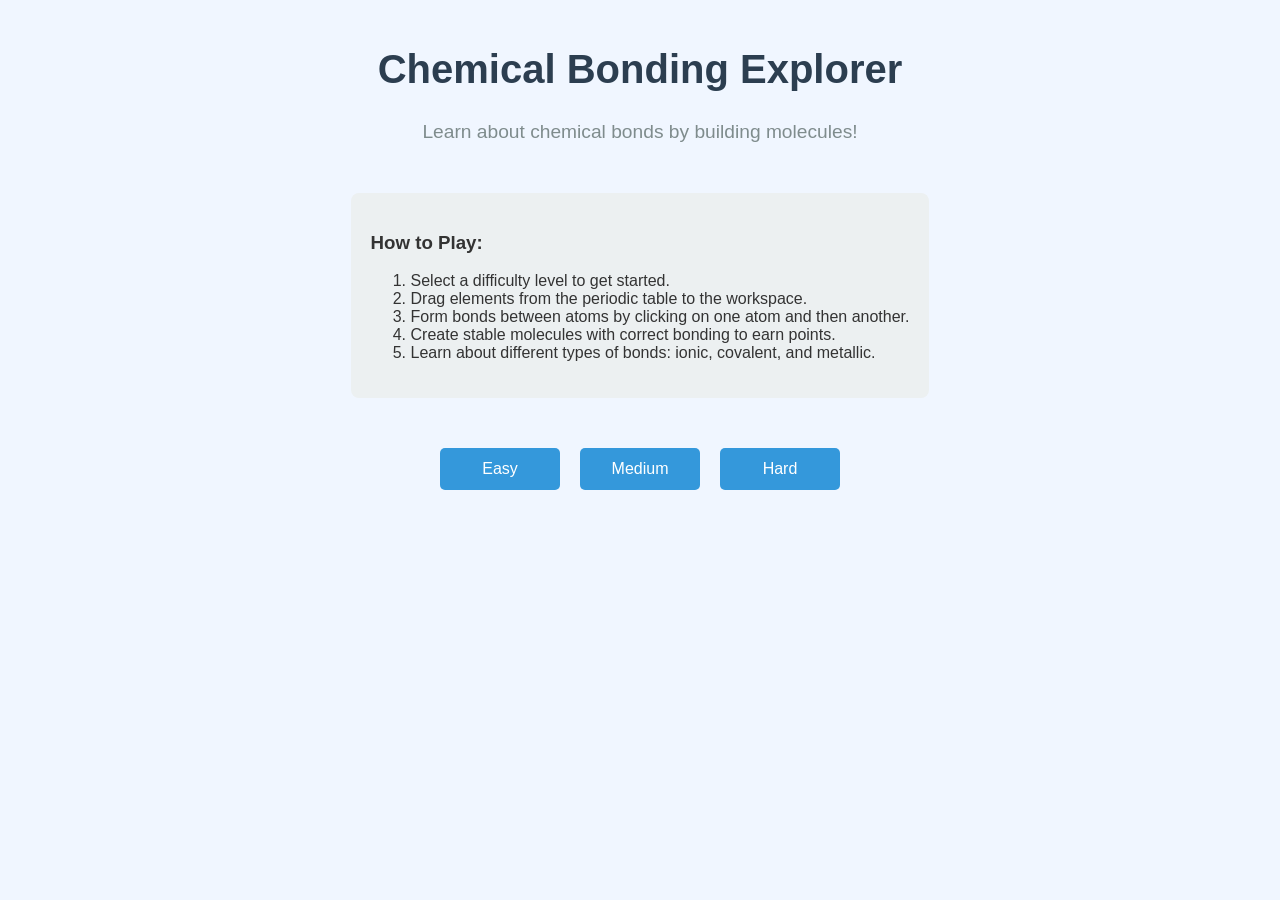
<file: Bonding.html>
<!DOCTYPE html>
<html lang="en">
<head>
    <meta charset="UTF-8">
    <meta name="viewport" content="width=device-width, initial-scale=1.0">
    <title>Chemical Bonding Explorer</title>
    <style>
        body {
            font-family: Arial, sans-serif;
            margin: 0;
            padding: 0;
            background-color: #f0f6ff;
            color: #333;
        }
        .container {
            max-width: 1200px;
            margin: 0 auto;
            padding: 20px;
        }
        .screen {
            display: none;
            flex-direction: column;
            align-items: center;
            text-align: center;
        }
        #start-screen {
            display: flex;
        }
        h1 {
            color: #2c3e50;
            font-size: 2.5rem;
            margin-bottom: 10px;
        }
        .subtitle {
            color: #7f8c8d;
            font-size: 1.2rem;
            margin-bottom: 30px;
        }
        .btn {
            background-color: #3498db;
            color: white;
            border: none;
            padding: 12px 24px;
            font-size: 1rem;
            border-radius: 5px;
            cursor: pointer;
            margin: 10px;
            transition: background-color 0.3s;
        }
        .btn:hover {
            background-color: #2980b9;
        }
        .btn-difficulty {
            min-width: 120px;
        }
        .difficulty-buttons {
            display: flex;
            justify-content: center;
            margin: 20px 0;
        }
        .instructions {
            background-color: #ecf0f1;
            padding: 20px;
            border-radius: 8px;
            max-width: 800px;
            margin: 20px auto;
            text-align: left;
        }
        .game-container {
            display: flex;
            flex-direction: column;
            width: 100%;
        }
        .game-header {
            display: flex;
            justify-content: space-between;
            align-items: center;
            margin-bottom: 20px;
        }
        .score-display {
            font-size: 1.5rem;
            font-weight: bold;
        }
        .level-display {
            font-size: 1.2rem;
        }
        .game-grid {
            display: flex;
            flex-wrap: wrap;
            gap: 20px;
        }
        .periodic-table {
            flex: 1;
            min-width: 300px;
            background-color: white;
            border-radius: 8px;
            padding: 15px;
            box-shadow: 0 4px 6px rgba(0, 0, 0, 0.1);
        }
        .elements-container {
            display: grid;
            grid-template-columns: repeat(auto-fill, minmax(60px, 1fr));
            gap: 10px;
            margin-top: 10px;
        }
        .element {
            width: 60px;
            height: 60px;
            border: 2px solid #3498db;
            border-radius: 5px;
            display: flex;
            flex-direction: column;
            justify-content: center;
            align-items: center;
            cursor: grab;
            background-color: #e8f4fd;
            transition: all 0.2s;
            position: relative;
        }
        .element:hover {
            transform: scale(1.05);
            box-shadow: 0 2px 10px rgba(52, 152, 219, 0.3);
        }
        .element-symbol {
            font-weight: bold;
            font-size: 1.4rem;
        }
        .element-name {
            font-size: 0.7rem;
            margin-top: 2px;
        }
        .workspace {
            flex: 2;
            min-width: 400px;
            min-height: 400px;
            background-color: white;
            border-radius: 8px;
            padding: 15px;
            box-shadow: 0 4px 6px rgba(0, 0, 0, 0.1);
            position: relative;
        }
        .workspace-heading {
            margin-top: 0;
            margin-bottom: 10px;
            color: #2c3e50;
        }
        .atom-in-workspace {
            position: absolute;
            width: 70px;
            height: 70px;
            border-radius: 50%;
            display: flex;
            flex-direction: column;
            justify-content: center;
            align-items: center;
            cursor: move;
            z-index: 10;
        }
        .atom-in-workspace .element-symbol {
            font-size: 1.5rem;
        }
        .electrons {
            position: absolute;
            width: 100%;
            height: 100%;
            border-radius: 50%;
            pointer-events: none;
        }
        .electron {
            position: absolute;
            width: 12px;
            height: 12px;
            background-color: #3498db;
            border-radius: 50%;
            transform-origin: center center;
        }
        .bond {
            position: absolute;
            height: 6px;
            background-color: rgba(44, 62, 80, 0.7);
            transform-origin: left center;
            z-index: 5;
        }
        .info-panel {
            flex: 1;
            min-width: 250px;
            background-color: white;
            border-radius: 8px;
            padding: 15px;
            box-shadow: 0 4px 6px rgba(0, 0, 0, 0.1);
            max-height: 500px;
            overflow-y: auto;
        }
        .info-panel h3 {
            margin-top: 0;
            color: #2c3e50;
        }
        .element-info {
            margin-bottom: 15px;
        }
        .bond-info {
            margin-bottom: 15px;
        }
        .modal {
            display: none;
            position: fixed;
            top: 0;
            left: 0;
            width: 100%;
            height: 100%;
            background-color: rgba(0, 0, 0, 0.7);
            z-index: 100;
            justify-content: center;
            align-items: center;
        }
        .modal-content {
            background-color: white;
            padding: 30px;
            border-radius: 8px;
            max-width: 500px;
            text-align: center;
        }
        .modal-title {
            font-size: 1.8rem;
            margin-bottom: 20px;
            color: #2c3e50;
        }
        .modal-text {
            margin-bottom: 20px;
            font-size: 1.1rem;
        }
        .feedback {
            padding: 10px;
            margin: 10px 0;
            border-radius: 5px;
            text-align: left;
        }
        .feedback.correct {
            background-color: rgba(46, 204, 113, 0.2);
            border: 1px solid #2ecc71;
        }
        .feedback.incorrect {
            background-color: rgba(231, 76, 60, 0.2);
            border: 1px solid #e74c3c;
        }
        .reset-btn {
            background-color: #e74c3c;
        }
        .reset-btn:hover {
            background-color: #c0392b;
        }
        .btn-challenge {
            background-color: #9b59b6;
        }
        .btn-challenge:hover {
            background-color: #8e44ad;
        }
        .challenge-modal {
            text-align: left;
        }
        .challenge-item {
            margin-bottom: 10px;
        }
        .challenge-desc {
            font-weight: bold;
        }
        .timer {
            font-size: 1.2rem;
            font-weight: bold;
            color: #e74c3c;
        }
        .valence-display {
            margin-top: 10px;
            font-size: 0.9rem;
        }
        .cert-container {
            background-color: white;
            border: 2px solid #3498db;
            padding: 40px;
            max-width: 600px;
            margin: 0 auto;
            text-align: center;
            position: relative;
        }
        .cert-title {
            font-size: 2rem;
            color: #2c3e50;
            margin-bottom: 20px;
        }
        .cert-student {
            font-size: 1.5rem;
            margin-bottom: 30px;
        }
        .cert-details {
            margin: 20px 0;
        }
        .cert-seal {
            position: absolute;
            bottom: 20px;
            right: 20px;
            width: 80px;
            height: 80px;
            border-radius: 50%;
            background: radial-gradient(#f39c12, #e67e22);
            display: flex;
            justify-content: center;
            align-items: center;
            color: white;
            font-weight: bold;
            box-shadow: 0 0 10px rgba(0, 0, 0, 0.3);
        }
        @media (max-width: 768px) {
            .game-grid {
                flex-direction: column;
            }
            .periodic-table, .workspace, .info-panel {
                width: 100%;
            }
        }
    </style>
</head>
<body>
    <div class="container">
        <!-- Start Screen -->
        <div id="start-screen" class="screen">
            <h1>Chemical Bonding Explorer</h1>
            <p class="subtitle">Learn about chemical bonds by building molecules!</p>
            
            <div class="instructions">
                <h3>How to Play:</h3>
                <ol>
                    <li>Select a difficulty level to get started.</li>
                    <li>Drag elements from the periodic table to the workspace.</li>
                    <li>Form bonds between atoms by clicking on one atom and then another.</li>
                    <li>Create stable molecules with correct bonding to earn points.</li>
                    <li>Learn about different types of bonds: ionic, covalent, and metallic.</li>
                </ol>
            </div>
            
            <div class="difficulty-buttons">
                <button class="btn btn-difficulty" data-difficulty="easy">Easy</button>
                <button class="btn btn-difficulty" data-difficulty="medium">Medium</button>
                <button class="btn btn-difficulty" data-difficulty="hard">Hard</button>
            </div>
        </div>
        
        <!-- Game Screen -->
        <div id="game-screen" class="screen">
            <div class="game-container">
                <div class="game-header">
                    <div class="level-display">Level: <span id="level">1</span></div>
                    <div class="score-display">Score: <span id="score">0</span></div>
                    <div class="timer" id="timer"></div>
                    <div>
                        <button class="btn btn-challenge" id="challenge-btn">Challenge Mode</button>
                        <button class="btn reset-btn" id="reset-btn">Reset Workspace</button>
                        <button class="btn" id="back-btn">Main Menu</button>
                    </div>
                </div>
                
                <div class="game-grid">
                    <div class="periodic-table">
                        <h3>Elements</h3>
                        <div class="elements-container" id="elements-container">
                            <!-- Elements will be inserted here by JavaScript -->
                        </div>
                    </div>
                    
                    <div class="workspace">
                        <h3 class="workspace-heading">Workspace</h3>
                        <div id="workspace-area">
                            <!-- Atoms and bonds will appear here -->
                        </div>
                    </div>
                    
                    <div class="info-panel">
                        <h3>Information</h3>
                        <div class="element-info" id="element-info">
                            <p>Select an element to see information.</p>
                        </div>
                        <div class="bond-info" id="bond-info">
                            <p>Create bonds to see information.</p>
                        </div>
                        <div class="feedback" id="feedback-area">
                            <!-- Feedback messages will appear here -->
                        </div>
                    </div>
                </div>
            </div>
        </div>
        
        <!-- Certificate Screen -->
        <div id="certificate-screen" class="screen">
            <h1>Congratulations!</h1>
            <p class="subtitle">You've mastered chemical bonding!</p>
            
            <div class="cert-container">
                <div class="cert-title">Certificate of Achievement</div>
                <div class="cert-student">Awarded to: <span id="student-name">Chemistry Student</span></div>
                <div class="cert-details">
                    <p>For successfully demonstrating knowledge of chemical bonding principles</p>
                    <p>Final Score: <span id="final-score">0</span></p>
                    <p>Difficulty: <span id="difficulty-completed">Easy</span></p>
                </div>
                <p>Date: <span id="cert-date"></span></p>
                <div class="cert-seal">A+</div>
            </div>
            
            <button class="btn" id="play-again-btn">Play Again</button>
            <button class="btn" id="print-cert-btn">Print Certificate</button>
        </div>
    </div>
    
    <!-- Modals -->
    <div id="bond-modal" class="modal">
        <div class="modal-content">
            <h3 class="modal-title">Bond Formed!</h3>
            <div id="bond-modal-content" class="modal-text"></div>
            <button class="btn" id="bond-modal-close">Continue</button>
        </div>
    </div>
    
    <div id="molecule-modal" class="modal">
        <div class="modal-content">
            <h3 class="modal-title">Molecule Created!</h3>
            <div id="molecule-modal-content" class="modal-text"></div>
            <button class="btn" id="molecule-modal-continue">Continue</button>
        </div>
    </div>
    
    <div id="challenge-modal" class="modal">
        <div class="modal-content challenge-modal">
            <h3 class="modal-title">Challenge Mode</h3>
            <p>Complete the following challenges within the time limit:</p>
            <div id="challenge-list">
                <!-- Challenges will be inserted here -->
            </div>
            <div id="challenge-timer"></div>
            <button class="btn" id="start-challenge-btn">Start Challenge</button>
            <button class="btn reset-btn" id="cancel-challenge-btn">Cancel</button>
        </div>
    </div>

    <script>
        // Game elements and state
        const game = {
            difficulty: 'easy',
            score: 0,
            level: 1,
            atoms: [],
            bonds: [],
            selectedAtom: null,
            activeChallenge: null,
            timer: null,
            timeRemaining: 0,
            
            elements: {
                'H': { name: 'Hydrogen', group: 1, valenceElectrons: 1, electronegativity: 2.2, color: '#e6e6e6' },
                'He': { name: 'Helium', group: 18, valenceElectrons: 2, electronegativity: 0, color: '#d9ffff' },
                'Li': { name: 'Lithium', group: 1, valenceElectrons: 1, electronegativity: 0.98, color: '#ff9999' },
                'Be': { name: 'Beryllium', group: 2, valenceElectrons: 2, electronegativity: 1.57, color: '#c1ff00' },
                'B': { name: 'Boron', group: 13, valenceElectrons: 3, electronegativity: 2.04, color: '#ffb5b5' },
                'C': { name: 'Carbon', group: 14, valenceElectrons: 4, electronegativity: 2.55, color: '#909090' },
                'N': { name: 'Nitrogen', group: 15, valenceElectrons: 5, electronegativity: 3.04, color: '#3050f8' },
                'O': { name: 'Oxygen', group: 16, valenceElectrons: 6, electronegativity: 3.44, color: '#ff0d0d' },
                'F': { name: 'Fluorine', group: 17, valenceElectrons: 7, electronegativity: 3.98, color: '#90e050' },
                'Ne': { name: 'Neon', group: 18, valenceElectrons: 8, electronegativity: 0, color: '#b3e3f5' },
                'Na': { name: 'Sodium', group: 1, valenceElectrons: 1, electronegativity: 0.93, color: '#ab5cf2' },
                'Mg': { name: 'Magnesium', group: 2, valenceElectrons: 2, electronegativity: 1.31, color: '#8aff00' },
                'Al': { name: 'Aluminum', group: 13, valenceElectrons: 3, electronegativity: 1.61, color: '#bfa6a6' },
                'Si': { name: 'Silicon', group: 14, valenceElectrons: 4, electronegativity: 1.9, color: '#f0c8a0' },
                'P': { name: 'Phosphorus', group: 15, valenceElectrons: 5, electronegativity: 2.19, color: '#ff8000' },
                'S': { name: 'Sulfur', group: 16, valenceElectrons: 6, electronegativity: 2.58, color: '#ffff30' },
                'Cl': { name: 'Chlorine', group: 17, valenceElectrons: 7, electronegativity: 3.16, color: '#1ff01f' },
                'Ar': { name: 'Argon', group: 18, valenceElectrons: 8, electronegativity: 0, color: '#80d1e3' }
            },
            
            availableElements: {
                'easy': ['H', 'O', 'C', 'N', 'Cl', 'Na'],
                'medium': ['H', 'O', 'C', 'N', 'Cl', 'F', 'Na', 'Mg', 'S', 'P'],
                'hard': ['H', 'He', 'Li', 'Be', 'B', 'C', 'N', 'O', 'F', 'Ne', 'Na', 'Mg', 'Al', 'Si', 'P', 'S', 'Cl', 'Ar']
            },
            
            challenges: {
                'easy': [
                    { desc: 'Create water (H₂O)', elements: ['H', 'H', 'O'], bonds: [['H', 'O'], ['H', 'O']] },
                    { desc: 'Create table salt (NaCl)', elements: ['Na', 'Cl'], bonds: [['Na', 'Cl']] },
                    { desc: 'Create methane (CH₄)', elements: ['C', 'H', 'H', 'H', 'H'], bonds: [['C', 'H'], ['C', 'H'], ['C', 'H'], ['C', 'H']] }
                ],
                'medium': [
                    { desc: 'Create ammonia (NH₃)', elements: ['N', 'H', 'H', 'H'], bonds: [['N', 'H'], ['N', 'H'], ['N', 'H']] },
                    { desc: 'Create carbon dioxide (CO₂)', elements: ['C', 'O', 'O'], bonds: [['C', 'O'], ['C', 'O']] },
                    { desc: 'Create hydrogen peroxide (H₂O₂)', elements: ['H', 'H', 'O', 'O'], bonds: [['H', 'O'], ['H', 'O'], ['O', 'O']] }
                ],
                'hard': [
                    { desc: 'Create sulfuric acid (H₂SO₄)', elements: ['H', 'H', 'S', 'O', 'O', 'O', 'O'], 
                      bonds: [['H', 'O'], ['H', 'O'], ['S', 'O'], ['S', 'O'], ['S', 'O'], ['S', 'O']] },
                    { desc: 'Create phosphoric acid (H₃PO₄)', elements: ['H', 'H', 'H', 'P', 'O', 'O', 'O', 'O'], 
                      bonds: [['H', 'O'], ['H', 'O'], ['H', 'O'], ['P', 'O'], ['P', 'O'], ['P', 'O'], ['P', 'O']] },
                    { desc: 'Create methanol (CH₃OH)', elements: ['C', 'H', 'H', 'H', 'O', 'H'], 
                      bonds: [['C', 'H'], ['C', 'H'], ['C', 'H'], ['C', 'O'], ['O', 'H']] }
                ]
            },
            
            knownMolecules: {
                'H2O': {
                    name: 'Water',
                    formula: 'H₂O',
                    description: 'Water is a polar molecule with two hydrogen atoms bonded to one oxygen atom. The bonds are covalent with a bent molecular geometry.',
                    bondType: 'Polar covalent'
                },
                'NaCl': {
                    name: 'Sodium Chloride (Table Salt)',
                    formula: 'NaCl',
                    description: 'Table salt features an ionic bond between sodium (Na⁺) and chloride (Cl⁻) ions. Sodium donates its valence electron to chlorine.',
                    bondType: 'Ionic'
                },
                'CH4': {
                    name: 'Methane',
                    formula: 'CH₄',
                    description: 'Methane has a carbon atom bonded to four hydrogen atoms in a tetrahedral arrangement. The bonds are nonpolar covalent.',
                    bondType: 'Nonpolar covalent'
                },
                'NH3': {
                    name: 'Ammonia',
                    formula: 'NH₃',
                    description: 'Ammonia has a trigonal pyramidal structure with a nitrogen atom bonded to three hydrogen atoms. The bonds are polar covalent.',
                    bondType: 'Polar covalent'
                },
                'CO2': {
                    name: 'Carbon Dioxide',
                    formula: 'CO₂',
                    description: 'Carbon dioxide has a linear structure with a carbon atom double-bonded to two oxygen atoms. The bonds are polar covalent.',
                    bondType: 'Polar covalent (double bonds)'
                }
            }
        };

        // DOM Elements
        const startScreen = document.getElementById('start-screen');
        const gameScreen = document.getElementById('game-screen');
        const certificateScreen = document.getElementById('certificate-screen');
        const elementsContainer = document.getElementById('elements-container');
        const workspaceArea = document.getElementById('workspace-area');
        const elementInfo = document.getElementById('element-info');
        const bondInfo = document.getElementById('bond-info');
        const feedbackArea = document.getElementById('feedback-area');
        const scoreDisplay = document.getElementById('score');
        const levelDisplay = document.getElementById('level');
        const timerDisplay = document.getElementById('timer');
        const bondModal = document.getElementById('bond-modal');
        const bondModalContent = document.getElementById('bond-modal-content');
        const bondModalClose = document.getElementById('bond-modal-close');
        const moleculeModal = document.getElementById('molecule-modal');
        const moleculeModalContent = document.getElementById('molecule-modal-content');
        const moleculeModalContinue = document.getElementById('molecule-modal-continue');
        const challengeModal = document.getElementById('challenge-modal');
        const challengeList = document.getElementById('challenge-list');
        const challengeTimer = document.getElementById('challenge-timer');
        const finalScore = document.getElementById('final-score');
        const difficultyCompleted = document.getElementById('difficulty-completed');
        const certDate = document.getElementById('cert-date');

        // Initialize Game
        function initGame() {
            // Add event listeners for difficulty buttons
            document.querySelectorAll('.btn-difficulty').forEach(button => {
                button.addEventListener('click', () => {
                    game.difficulty = button.dataset.difficulty;
                    startGame();
                });
            });
            
            // Add event listeners for game control buttons
            document.getElementById('reset-btn').addEventListener('click', resetWorkspace);
            document.getElementById('back-btn').addEventListener('click', goToMainMenu);
            document.getElementById('challenge-btn').addEventListener('click', showChallengeModal);
            document.getElementById('start-challenge-btn').addEventListener('click', startChallenge);
            document.getElementById('cancel-challenge-btn').addEventListener('click', () => {
                challengeModal.style.display = 'none';
            });
            
            // Modal close buttons
            bondModalClose.addEventListener('click', () => {
                bondModal.style.display = 'none';
            });
            moleculeModalContinue.addEventListener('click', () => {
                moleculeModal.style.display = 'none';
                checkForMolecules();
            });
            
            // Certificate screen buttons
            document.getElementById('play-again-btn').addEventListener('click', goToMainMenu);
            document.getElementById('print-cert-btn').addEventListener('click', printCertificate);
            
            // Set current date on certificate
            const today = new Date();
            certDate.textContent = today.toLocaleDateString();
        }

        // Start the game
        function startGame() {
            // Switch from start screen to game screen
            startScreen.style.display = 'none';
            gameScreen.style.display = 'flex';
            
            // Reset game state
            game.score = 0;
            game.level = 1;
            game.atoms = [];
            game.bonds = [];
            game.selectedAtom = null;
            
            // Update displays
            scoreDisplay.textContent = game.score;
            levelDisplay.textContent = game.level;
            
            // Populate periodic table section
            populatePeriodicTable();
            
            // Reset workspace
            resetWorkspace();
        }

        // Populate periodic table with elements based on difficulty
        function populatePeriodicTable() {
            elementsContainer.innerHTML = '';
            
            game.availableElements[game.difficulty].forEach(symbol => {
                const element = game.elements[symbol];
                const elementDiv = document.createElement('div');
                elementDiv.className = 'element';
                elementDiv.style.backgroundColor = element.color + '40';  // Add transparency to color
                elementDiv.style.borderColor = element.color;
                elementDiv.dataset.symbol = symbol;
                
                const symbolSpan = document.createElement('span');
                symbolSpan.className = 'element-symbol';
                symbolSpan.textContent = symbol;
                
                const nameSpan = document.createElement('span');
                nameSpan.className = 'element-name';
                nameSpan.textContent = element.name;
                
                elementDiv.appendChild(symbolSpan);
                elementDiv.appendChild(nameSpan);
                elementsContainer.appendChild(elementDiv);
                
                // Add drag functionality
                elementDiv.addEventListener('mousedown', startDragElement);
                elementDiv.addEventListener('touchstart', startDragElement, { passive: false });
            });
        }

        // Reset the workspace area
        function resetWorkspace() {
            workspaceArea.innerHTML = '';
            game.atoms = [];
            game.bonds = [];
            game.selectedAtom = null;
            updateElementInfo('Select an element to see information.');
            updateBondInfo('Create bonds to see information.');
            clearFeedback();
        }

        // Go back to main menu
        function goToMainMenu() {
            gameScreen.style.display = 'none';
            certificateScreen.style.display = 'none';
            startScreen.style.display = 'flex';
            
            // Clear any running timers
            if (game.timer) {
                clearInterval(game.timer);
                game.timer = null;
            }
        }

        // Start dragging an element
        function startDragElement(e) {
            e.preventDefault();
            
            const elementDiv = e.currentTarget;
            const symbol = elementDiv.dataset.symbol;
            
            // Create a new atom for the workspace
            createAtomInWorkspace(symbol, e);
            
            // Show element info
            showElementInfo(symbol);
        }

        // Create a new atom in the workspace
        function createAtomInWorkspace(symbol, event) {
            const element = game.elements[symbol];
            
            // Calculate position relative to workspace
            const workspace = workspaceArea.getBoundingClientRect();
            let clientX, clientY;
            
            if (event.type === 'touchstart') {
                clientX = event.touches[0].clientX;
                clientY = event.touches[0].clientY;
            } else {
                clientX = event.clientX;
                clientY = event.clientY;
            }
            
            const x = Math.max(35, Math.min(workspace.width - 35, clientX - workspace.left));
            const y = Math.max(35, Math.min(workspace.height - 35, clientY - workspace.top));
            
            // Create atom element
            const atomId = `atom-${Date.now()}`;
            const atomDiv = document.createElement('div');
            atomDiv.className = 'atom-in-workspace';
            atomDiv.id = atomId;
            atomDiv.dataset.symbol = symbol;
            atomDiv.style.left = `${x}px`;
            atomDiv.style.top = `${y}px`;
            atomDiv.style.backgroundColor = element.color + '80';  // Semi-transparent
            
            const symbolSpan = document.createElement('span');
            symbolSpan.className = 'element-symbol';
            symbolSpan.textContent = symbol;
            
            atomDiv.appendChild(symbolSpan);
            
            // Create electrons visualization
            const electronsDiv = document.createElement('div');
            electronsDiv.className = 'electrons';
            
            // Add valence electrons visualization
            for (let i = 0; i < element.valenceElectrons; i++) {
                const electron = document.createElement('div');
                electron.className = 'electron';
                const angle = (i * (360 / element.valenceElectrons)) * (Math.PI / 180);
                const radius = 35;  // Distance from center of atom
                
                electron.style.left = `${radius * Math.cos(angle) + 35 - 6}px`;  // 6 is half of electron width
                electron.style.top = `${radius * Math.sin(angle) + 35 - 6}px`;
                
                electronsDiv.appendChild(electron);
            }
            
            atomDiv.appendChild(electronsDiv);
            workspaceArea.appendChild(atomDiv);
            
            // Add atom to game state
            const atom = {
                id: atomId,
                symbol: symbol,
                element: element,
                x: x,
                y: y,
                bondedElectrons: 0
            };
            
            game.atoms.push(atom);
            
            // Make atom draggable
            makeAtomDraggable(atomDiv);
            
            // Make atom clickable for bonding
            atomDiv.addEventListener('click', selectAtomForBonding);
            
            return atom;
        }

        // Make atom draggable in the workspace
        function makeAtomDraggable(atomDiv) {
            let offsetX = 0, offsetY = 0, isDragging = false;
            
            atomDiv.addEventListener('mousedown', startDrag);
            atomDiv.addEventListener('touchstart', startDrag, { passive: false });
            
            function startDrag(e) {
                e.preventDefault();
                e.stopPropagation();
                
                if (e.type === 'touchstart') {
                    offsetX = e.touches[0].clientX - atomDiv.getBoundingClientRect().left;
                    offsetY = e.touches[0].clientY - atomDiv.getBoundingClientRect().top;
                } else {
                    offsetX = e.clientX - atomDiv.getBoundingClientRect().left;
                    offsetY = e.clientY - atomDiv.getBoundingClientRect().top;
                }
                
                isDragging = true;
                
                document.addEventListener('mousemove', drag);
                document.addEventListener('touchmove', drag, { passive: false });
                document.addEventListener('mouseup', stopDrag);
                document.addEventListener('touchend', stopDrag);
            }
            
            function drag(e) {
                if (!isDragging) return;
                e.preventDefault();
                
                let clientX, clientY;
                if (e.type === 'touchmove') {
                    clientX = e.touches[0].clientX;
                    clientY = e.touches[0].clientY;
                } else {
                    clientX = e.clientX;
                    clientY = e.clientY;
                }
                
                const workspace = workspaceArea.getBoundingClientRect();
                let newX = clientX - workspace.left - offsetX;
                let newY = clientY - workspace.top - offsetY;
                
                // Keep atom within workspace bounds
                newX = Math.max(0, Math.min(workspace.width - atomDiv.offsetWidth, newX));
                newY = Math.max(0, Math.min(workspace.height - atomDiv.offsetHeight, newY));
                
                atomDiv.style.left = `${newX}px`;
                atomDiv.style.top = `${newY}px`;
                
                // Update atom position in game state
                const atom = game.atoms.find(a => a.id === atomDiv.id);
                if (atom) {
                    atom.x = newX + (atomDiv.offsetWidth / 2);
                    atom.y = newY + (atomDiv.offsetHeight / 2);
                    
                    // Update any bonds connected to this atom
                    updateBondsForAtom(atom);
                }
            }
            
            function stopDrag() {
                isDragging = false;
                document.removeEventListener('mousemove', drag);
                document.removeEventListener('touchmove', drag);
                document.removeEventListener('mouseup', stopDrag);
                document.removeEventListener('touchend', stopDrag);
            }
        }

        // Update bonds connected to a moved atom
        function updateBondsForAtom(atom) {
            game.bonds.forEach(bond => {
                if (bond.atom1.id === atom.id || bond.atom2.id === atom.id) {
                    const bondElement = document.getElementById(bond.id);
                    if (bondElement) {
                        updateBondPosition(bond, bondElement);
                    }
                }
            });
        }

        // Show element information in the info panel
        function showElementInfo(symbol) {
            const element = game.elements[symbol];
            
            const content = `
                <h4>${element.name} (${symbol})</h4>
                <p>Group: ${element.group}</p>
                <p>Valence Electrons: ${element.valenceElectrons}</p>
                <p>Electronegativity: ${element.electronegativity}</p>
                <div class="valence-display">
                    Electron configuration: [core]${getValenceConfig(element)}
                </div>
            `;
            
            updateElementInfo(content);
        }

        // Get valence electron configuration string
        function getValenceConfig(element) {
            if (element.group <= 2) {
                return `${element.group}s¹`;
            } else if (element.group <= 12) {
                return `2s² ${element.group - 2}d${element.valenceElectrons - 2}`;
            } else {
                // Main group elements
                let config = '2s²';
                const pElectrons = element.valenceElectrons - 2;
                if (pElectrons > 0) {
                    config += ` ${element.group - 10}p${pElectrons}`;
                }
                return config;
            }
        }

        // Update element info panel
        function updateElementInfo(content) {
            elementInfo.innerHTML = content;
        }

        // Update bond info panel
        function updateBondInfo(content) {
            bondInfo.innerHTML = content;
        }

        // Show feedback message
        function showFeedback(message, isCorrect) {
            feedbackArea.className = isCorrect ? 'feedback correct' : 'feedback incorrect';
            feedbackArea.innerHTML = message;
        }

        // Clear feedback message
        function clearFeedback() {
            feedbackArea.className = 'feedback';
            feedbackArea.innerHTML = '';
        }

        // Select an atom for bonding
        function selectAtomForBonding(e) {
            e.stopPropagation();
            const atomDiv = e.currentTarget;
            const atomId = atomDiv.id;
            const atom = game.atoms.find(a => a.id === atomId);
            
            if (!atom) return;
            
            // If no atom is selected, select this one
            if (!game.selectedAtom) {
                game.selectedAtom = atom;
                atomDiv.style.boxShadow = '0 0 10px 5px #3498db';
                return;
            }
            
            // If this atom is already selected, deselect it
            if (game.selectedAtom.id === atomId) {
                game.selectedAtom = null;
                atomDiv.style.boxShadow = 'none';
                return;
            }
            
            // Otherwise, try to form a bond between the selected atom and this one
            const selectedAtomDiv = document.getElementById(game.selectedAtom.id);
            if (selectedAtomDiv) {
                selectedAtomDiv.style.boxShadow = 'none';
            }
            
            formBond(game.selectedAtom, atom);
            game.selectedAtom = null;
        }

        // Form a bond between two atoms
        function formBond(atom1, atom2) {
            // Check if a bond already exists between these atoms
            const existingBond = game.bonds.find(b => 
                (b.atom1.id === atom1.id && b.atom2.id === atom2.id) ||
                (b.atom1.id === atom2.id && b.atom2.id === atom1.id)
            );
            
            if (existingBond) {
                showFeedback("These atoms are already bonded.", false);
                return;
            }
            
            // Calculate bond type based on electronegativity difference
            const electronegativityDiff = Math.abs(atom1.element.electronegativity - atom2.element.electronegativity);
            let bondType = '';
            
            if (electronegativityDiff < 0.5) {
                bondType = 'Nonpolar Covalent';
            } else if (electronegativityDiff < 1.7) {
                bondType = 'Polar Covalent';
            } else {
                bondType = 'Ionic';
            }
            
            // Check if bonding is possible based on valence electrons
            if (!canAtomsBond(atom1, atom2)) {
                showFeedback(`${atom1.symbol} and ${atom2.symbol} cannot form a bond with their current valence state.`, false);
                return;
            }
            
            // Create visual bond element
            const bondId = `bond-${Date.now()}`;
            const bondElement = document.createElement('div');
            bondElement.className = 'bond';
            bondElement.id = bondId;
            
            // Add bond to game state
            const bond = {
                id: bondId,
                atom1: atom1,
                atom2: atom2,
                type: bondType
            };
            
            game.bonds.push(bond);
            
            // Update bond visualization
            workspaceArea.appendChild(bondElement);
            updateBondPosition(bond, bondElement);
            
            // Update atoms' bonded electrons state
            atom1.bondedElectrons++;
            atom2.bondedElectrons++;
            
            // Show bond information
            showBondInfo(bond);
            
            // Award points
            const points = getBondPoints(bondType);
            updateScore(points);
            
            // Show bond modal
            showBondModal(bond);
        }

        // Check if two atoms can form a bond based on their valence state
        function canAtomsBond(atom1, atom2) {
            // Noble gases (group 18) typically don't form bonds
            if (atom1.element.group === 18 || atom2.element.group === 18) {
                return false;
            }
            
            // Check if atoms have available electrons for bonding
            const maxBonds1 = getMaxBonds(atom1.element);
            const maxBonds2 = getMaxBonds(atom2.element);
            
            return atom1.bondedElectrons < maxBonds1 && atom2.bondedElectrons < maxBonds2;
        }

        // Get maximum number of bonds an element can form
        function getMaxBonds(element) {
            if (element.group <= 2) {
                return element.valenceElectrons;  // Group 1-2 can lose all valence electrons
            } else if (element.group >= 13 && element.group <= 17) {
                return 8 - element.valenceElectrons;  // Groups 13-17 follow octet rule
            } else {
                return 4;  // Transition metals can form variable bonds, default to 4
            }
        }

        // Calculate points for forming a bond
        function getBondPoints(bondType) {
            switch (bondType) {
                case 'Nonpolar Covalent':
                    return 10;
                case 'Polar Covalent':
                    return 15;
                case 'Ionic':
                    return 20;
                default:
                    return 5;
            }
        }

        // Update the bond position based on the connected atoms
        function updateBondPosition(bond, bondElement) {
            const atom1Div = document.getElementById(bond.atom1.id);
            const atom2Div = document.getElementById(bond.atom2.id);
            
            if (!atom1Div || !atom2Div) return;
            
            const atom1Rect = atom1Div.getBoundingClientRect();
            const atom2Rect = atom2Div.getBoundingClientRect();
            const workspaceRect = workspaceArea.getBoundingClientRect();
            
            const atom1X = atom1Rect.left - workspaceRect.left + atom1Rect.width / 2;
            const atom1Y = atom1Rect.top - workspaceRect.top + atom1Rect.height / 2;
            const atom2X = atom2Rect.left - workspaceRect.left + atom2Rect.width / 2;
            const atom2Y = atom2Rect.top - workspaceRect.top + atom2Rect.height / 2;
            
            const distance = Math.sqrt(Math.pow(atom2X - atom1X, 2) + Math.pow(atom2Y - atom1Y, 2));
            const angle = Math.atan2(atom2Y - atom1Y, atom2X - atom1X) * (180 / Math.PI);
            
            bondElement.style.width = `${distance}px`;
            bondElement.style.left = `${atom1X}px`;
            bondElement.style.top = `${atom1Y}px`;
            bondElement.style.transform = `rotate(${angle}deg)`;
            
            // Style based on bond type
            if (bond.type === 'Ionic') {
                bondElement.style.backgroundColor = 'rgba(233, 30, 99, 0.7)';
                bondElement.style.height = '4px';
                bondElement.style.borderRadius = '2px';
            } else if (bond.type === 'Polar Covalent') {
                bondElement.style.backgroundColor = 'rgba(156, 39, 176, 0.7)';
                bondElement.style.height = '5px';
                bondElement.style.borderRadius = '2px';
            } else {
                bondElement.style.backgroundColor = 'rgba(44, 62, 80, 0.7)';
                bondElement.style.height = '6px';
                bondElement.style.borderRadius = '3px';
            }
        }

        // Show bond information in the info panel
        function showBondInfo(bond) {
            const content = `
                <h4>${bond.atom1.symbol}-${bond.atom2.symbol} Bond</h4>
                <p>Bond Type: ${bond.type}</p>
                <p>Electronegativity Difference: ${Math.abs(bond.atom1.element.electronegativity - bond.atom2.element.electronegativity).toFixed(2)}</p>
                <p>${getBondDescription(bond)}</p>
            `;
            
            updateBondInfo(content);
        }

        // Get description for a bond type
        function getBondDescription(bond) {
            switch (bond.type) {
                case 'Nonpolar Covalent':
                    return 'Electrons are shared equally between atoms.';
                case 'Polar Covalent':
                    const moreElectronegativeSymbol = bond.atom1.element.electronegativity > bond.atom2.element.electronegativity ? bond.atom1.symbol : bond.atom2.symbol;
                    return `Electrons are shared unequally, with ${moreElectronegativeSymbol} pulling electrons more strongly.`;
                case 'Ionic':
                    const cation = bond.atom1.element.electronegativity < bond.atom2.element.electronegativity ? bond.atom1.symbol : bond.atom2.symbol;
                    const anion = bond.atom1.element.electronegativity > bond.atom2.element.electronegativity ? bond.atom1.symbol : bond.atom2.symbol;
                    return `${cation} donates electrons to ${anion}, forming ${cation}⁺ and ${anion}⁻ ions.`;
                default:
                    return '';
            }
        }

        // Show bond creation modal
        function showBondModal(bond) {
            let content = `
                <p>You created a ${bond.type} bond between ${bond.atom1.symbol} and ${bond.atom2.symbol}!</p>
                <p>${getBondDescription(bond)}</p>
            `;
            
            bondModalContent.innerHTML = content;
            bondModal.style.display = 'flex';
            
            // Check if a molecule was formed after modal is closed
            bondModalClose.onclick = function() {
                bondModal.style.display = 'none';
                checkForMolecules();
            };
        }

        // Check if any known molecules have been formed
        function checkForMolecules() {
            // Simple molecule detection based on atoms and bonds
            if (game.atoms.length < 2) return;
            
            // Try to match existing molecules
            for (const [formula, molecule] of Object.entries(game.knownMolecules)) {
                if (isMoleculeFormed(formula)) {
                    showMoleculeModal(molecule);
                    updateScore(50);  // Bonus points for forming a molecule
                    return;
                }
            }
        }

        // Check if a specific molecule is formed
        function isMoleculeFormed(formula) {
            // Simple check based on element counts and bonds
            // This is a simplified implementation that can be expanded
            
            const elementCounts = {};
            
            // Parse formula to get element counts
            // Example: H2O would be {H: 2, O: 1}
            const elementMatches = formula.match(/([A-Z][a-z]*)(\d*)/g);
            
            if (!elementMatches) return false;
            
            elementMatches.forEach(match => {
                const element = match.match(/([A-Z][a-z]*)/)[1];
                const count = match.match(/(\d+)$/) ? parseInt(match.match(/(\d+)$/)[1]) : 1;
                elementCounts[element] = count;
            });
            
            // Check if workspace has the right atoms
            const workspaceElementCounts = {};
            game.atoms.forEach(atom => {
                workspaceElementCounts[atom.symbol] = (workspaceElementCounts[atom.symbol] || 0) + 1;
            });
            
            // Compare element counts
            for (const [element, count] of Object.entries(elementCounts)) {
                if (!workspaceElementCounts[element] || workspaceElementCounts[element] < count) {
                    return false;
                }
            }
            
            // Basic check that enough bonds exist
            // This is simplified and could be improved
            const totalRequiredBonds = Object.values(elementCounts).reduce((a, b) => a + b, 0) - 1;
            
            return game.bonds.length >= totalRequiredBonds;
        }

        // Show molecule creation modal
        function showMoleculeModal(molecule) {
            const content = `
                <p>Congratulations! You created ${molecule.name} (${molecule.formula})!</p>
                <p>${molecule.description}</p>
                <p>Bond Type: ${molecule.bondType}</p>
                <p>+50 bonus points!</p>
            `;
            
            moleculeModalContent.innerHTML = content;
            moleculeModal.style.display = 'flex';
        }

        // Update score
        function updateScore(points) {
            game.score += points;
            scoreDisplay.textContent = game.score;
            
            // Check if player should level up
            if (game.score >= game.level * 100) {
                levelUp();
            }
        }

        // Level up
        function levelUp() {
            game.level++;
            levelDisplay.textContent = game.level;
            
            // Show level up message
            showFeedback(`Level up! You are now at level ${game.level}!`, true);
            
            // Check if game is completed (reached max level for difficulty)
            const maxLevel = { 'easy': 3, 'medium': 5, 'hard': 7 }[game.difficulty];
            
            if (game.level > maxLevel) {
                showCertificate();
            }
        }

        // Show challenge modal
        function showChallengeModal() {
            // Populate challenge list based on difficulty
            const challenges = game.challenges[game.difficulty];
            
            challengeList.innerHTML = '';
            challenges.forEach((challenge, index) => {
                const challengeDiv = document.createElement('div');
                challengeDiv.className = 'challenge-item';
                challengeDiv.innerHTML = `
                    <p class="challenge-desc">${index + 1}. ${challenge.desc}</p>
                `;
                challengeList.appendChild(challengeDiv);
            });
            
            challengeTimer.innerHTML = '';
            challengeModal.style.display = 'flex';
        }

        // Start challenge mode
        function startChallenge() {
            // Select a random challenge from the current difficulty
            const challenges = game.challenges[game.difficulty];
            const randomIndex = Math.floor(Math.random() * challenges.length);
            game.activeChallenge = challenges[randomIndex];
            
            // Clear workspace
            resetWorkspace();
            
            // Show the challenge
            showFeedback(`Challenge: ${game.activeChallenge.desc}`, true);
            
            // Set up timer based on difficulty
            const timeLimit = { 'easy': 60, 'medium': 90, 'hard': 120 }[game.difficulty];
            game.timeRemaining = timeLimit;
            
            updateTimer();
            game.timer = setInterval(updateTimer, 1000);
            
            // Close challenge modal
            challengeModal.style.display = 'none';
        }

        // Update challenge timer
        function updateTimer() {
            if (game.timeRemaining <= 0) {
                clearInterval(game.timer);
                game.timer = null;
                
                // Challenge failed
                showFeedback("Time's up! Challenge failed.", false);
                game.activeChallenge = null;
                return;
            }
            
            timerDisplay.textContent = `Time: ${game.timeRemaining}s`;
            game.timeRemaining--;
            
            // Check if challenge is completed
            if (game.activeChallenge && isChallengeSolved()) {
                clearInterval(game.timer);
                game.timer = null;
                
                // Award bonus points based on remaining time
                const timeBonus = game.timeRemaining * 2;
                updateScore(100 + timeBonus);
                
                showFeedback(`Challenge completed! +100 points and +${timeBonus} time bonus!`, true);
                game.activeChallenge = null;
                timerDisplay.textContent = '';
            }
        }

        // Check if the current challenge is solved
        function isChallengeSolved() {
            if (!game.activeChallenge) return false;
            
            // Check for required elements
            const elementCounts = {};
            game.activeChallenge.elements.forEach(element => {
                elementCounts[element] = (elementCounts[element] || 0) + 1;
            });
            
            const workspaceElementCounts = {};
            game.atoms.forEach(atom => {
                workspaceElementCounts[atom.symbol] = (workspaceElementCounts[atom.symbol] || 0) + 1;
            });
            
            // Check element counts
            for (const [element, count] of Object.entries(elementCounts)) {
                if (!workspaceElementCounts[element] || workspaceElementCounts[element] < count) {
                    return false;
                }
            }
            
            // Check for required bonds
            // This is a simplified check
            if (game.bonds.length < game.activeChallenge.bonds.length) {
                return false;
            }
            
            return true;
        }

        // Show certificate screen
        function showCertificate() {
            gameScreen.style.display = 'none';
            certificateScreen.style.display = 'flex';
            
            finalScore.textContent = game.score;
            difficultyCompleted.textContent = game.difficulty.charAt(0).toUpperCase() + game.difficulty.slice(1);
        }

        // Print certificate
        function printCertificate() {
            window.print();
        }

        // Initialize the game when the page loads
        window.addEventListener('DOMContentLoaded', initGame);
    </script>
</body>
</html>
</file>
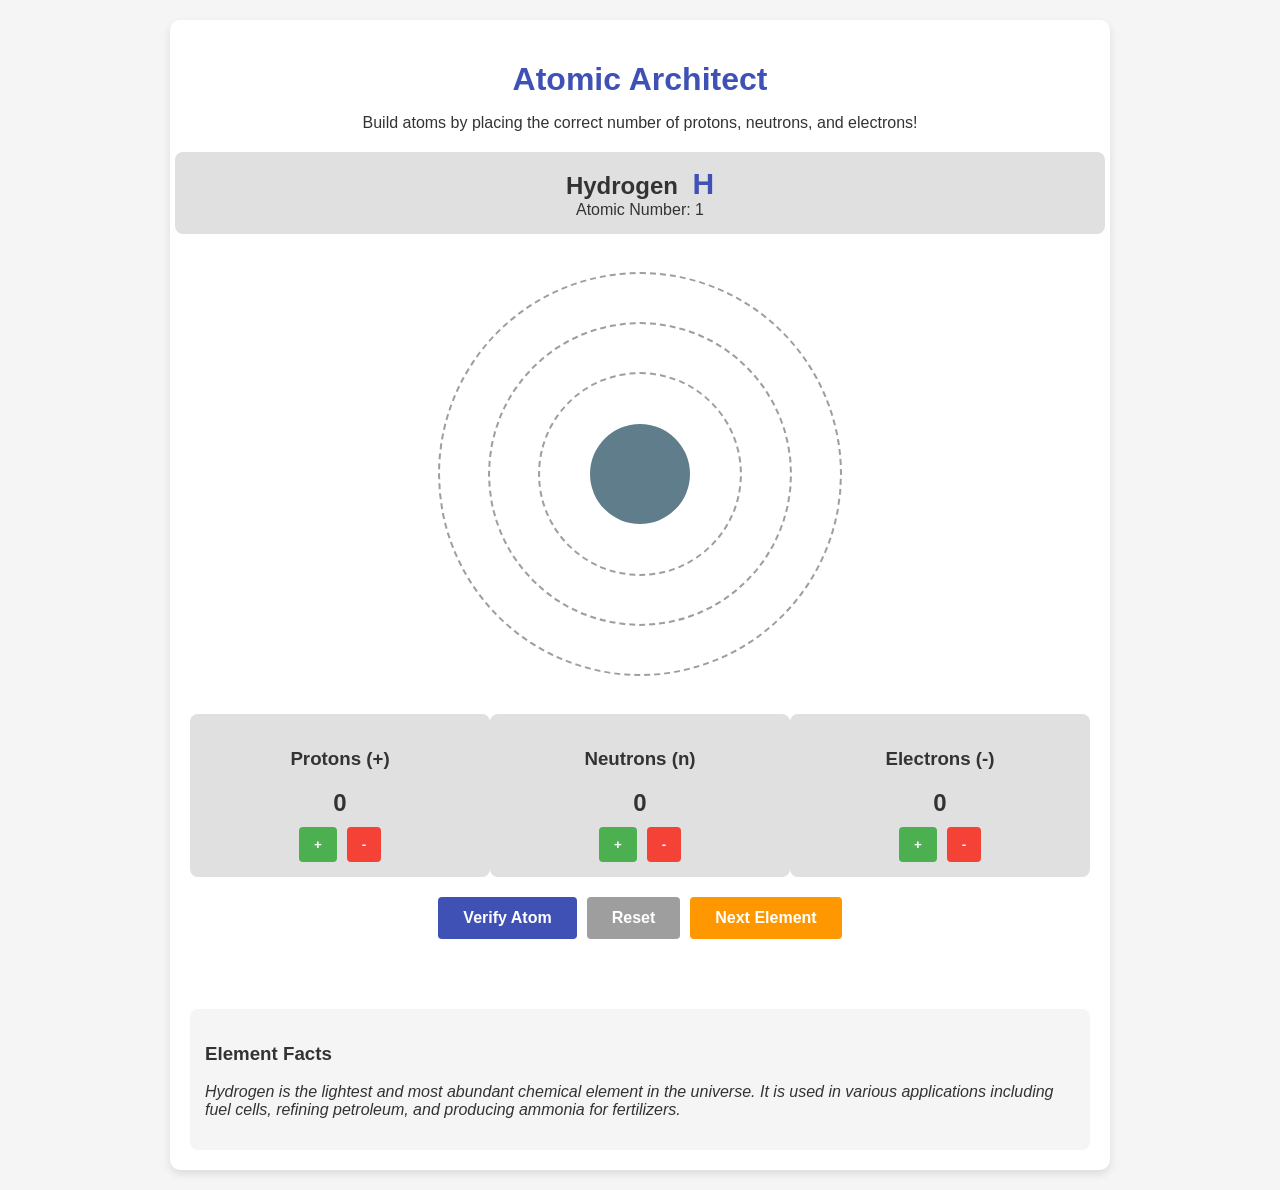
<file: game.html>
<!DOCTYPE html>
<html lang="en">
<head>
    <meta charset="UTF-8">
    <meta name="viewport" content="width=device-width, initial-scale=1.0">
    <title>Atomic Architect</title>
    <style>
        body {
            font-family: 'Arial', sans-serif;
            margin: 0;
            padding: 20px;
            background-color: #f5f5f5;
            color: #333;
        }
        
        .container {
            max-width: 900px;
            margin: 0 auto;
            background-color: #fff;
            border-radius: 10px;
            padding: 20px;
            box-shadow: 0 4px 8px rgba(0, 0, 0, 0.1);
        }
        
        header {
            text-align: center;
            margin-bottom: 20px;
        }
        
        h1 {
            color: #3f51b5;
            margin-bottom: 10px;
        }
        
        .game-area {
            display: flex;
            flex-direction: column;
            align-items: center;
        }
        
        .element-info {
            background-color: #e0e0e0;
            border-radius: 8px;
            padding: 15px;
            margin-bottom: 20px;
            text-align: center;
            width: 100%;
        }
        
        .element-name {
            font-size: 24px;
            font-weight: bold;
            margin-right: 10px;
        }
        
        .element-symbol {
            font-size: 30px;
            font-weight: bold;
            color: #3f51b5;
        }
        
        .atom-display {
            position: relative;
            width: 400px;
            height: 400px;
            margin: 20px 0;
        }
        
        .nucleus {
            position: absolute;
            width: 100px;
            height: 100px;
            border-radius: 50%;
            background-color: #607d8b;
            top: 50%;
            left: 50%;
            transform: translate(-50%, -50%);
            display: flex;
            flex-wrap: wrap;
            justify-content: center;
            align-items: center;
            overflow: hidden;
        }
        
        .electron-shell {
            position: absolute;
            border: 2px dashed #9e9e9e;
            border-radius: 50%;
            top: 50%;
            left: 50%;
            transform: translate(-50%, -50%);
        }
        
        .shell-1 {
            width: 200px;
            height: 200px;
        }
        
        .shell-2 {
            width: 300px;
            height: 300px;
        }
        
        .shell-3 {
            width: 400px;
            height: 400px;
        }
        
        .electron {
            position: absolute;
            width: 20px;
            height: 20px;
            background-color: #2196f3;
            border-radius: 50%;
            display: flex;
            justify-content: center;
            align-items: center;
            color: white;
            font-size: 12px;
        }
        
        .proton {
            width: 25px;
            height: 25px;
            background-color: #f44336;
            border-radius: 50%;
            margin: 2px;
            display: flex;
            justify-content: center;
            align-items: center;
            color: white;
            font-size: 12px;
        }
        
        .neutron {
            width: 25px;
            height: 25px;
            background-color: #ffc107;
            border-radius: 50%;
            margin: 2px;
            display: flex;
            justify-content: center;
            align-items: center;
            color: white;
            font-size: 12px;
        }
        
        .controls {
            display: flex;
            justify-content: space-around;
            margin-top: 20px;
            width: 100%;
        }
        
        .particle-control {
            text-align: center;
            background-color: #e0e0e0;
            border-radius: 8px;
            padding: 15px;
            width: 30%;
        }
        
        .particle-count {
            font-size: 24px;
            font-weight: bold;
            margin: 10px 0;
        }
        
        .control-buttons {
            display: flex;
            justify-content: center;
        }
        
        button {
            padding: 10px 15px;
            margin: 0 5px;
            border: none;
            border-radius: 4px;
            cursor: pointer;
            font-weight: bold;
        }
        
        .add-btn {
            background-color: #4caf50;
            color: white;
        }
        
        .remove-btn {
            background-color: #f44336;
            color: white;
        }
        
        .game-buttons {
            display: flex;
            justify-content: center;
            margin-top: 20px;
        }
        
        .verify-btn {
            background-color: #3f51b5;
            color: rgb(255, 255, 255);
            padding: 12px 25px;
            font-size: 16px;
        }
        
        .reset-btn {
            background-color: #9e9e9e;
            color: white;
            padding: 12px 25px;
            font-size: 16px;
        }
        
        .next-btn {
            background-color: #ff9800;
            color: white;
            padding: 12px 25px;
            font-size: 16px;
        }
        
        .message {
            margin-top: 20px;
            padding: 15px;
            border-radius: 8px;
            text-align: center;
        }
        
        .success {
            background-color: #e8f5e9;
            color: #2e7d32;
        }
        
        .error {
            background-color: #ffebee;
            color: #c62828;
        }
        
        .hint {
            background-color: #e3f2fd;
            color: #1565c0;
        }
        
        .info-panel {
            margin-top: 20px;
            background-color: #f5f5f5;
            border-radius: 8px;
            padding: 15px;
        }
        
        .element-fact {
            font-style: italic;
        }
    </style>
</head>
<body>
    <div class="container">
        <header>
            <h1>Atomic Architect</h1>
            <p>Build atoms by placing the correct number of protons, neutrons, and electrons!</p>
        </header>
        
        <div class="game-area">
            <div class="element-info">
                <div>
                    <span class="element-name">Hydrogen</span>
                    <span class="element-symbol">H</span>
                </div>
                <div>Atomic Number: <span id="atomic-number">1</span></div>
            </div>
            
            <div class="atom-display">
                <div class="nucleus" id="nucleus"></div>
                <div class="electron-shell shell-1" id="shell-1"></div>
                <div class="electron-shell shell-2" id="shell-2"></div>
                <div class="electron-shell shell-3" id="shell-3"></div>
            </div>
            
            <div class="controls">
                <div class="particle-control">
                    <h3>Protons (+)</h3>
                    <div class="particle-count" id="proton-count">0</div>
                    <div class="control-buttons">
                        <button class="add-btn" id="add-proton">+</button>
                        <button class="remove-btn" id="remove-proton">-</button>
                    </div>
                </div>
                
                <div class="particle-control">
                    <h3>Neutrons (n)</h3>
                    <div class="particle-count" id="neutron-count">0</div>
                    <div class="control-buttons">
                        <button class="add-btn" id="add-neutron">+</button>
                        <button class="remove-btn" id="remove-neutron">-</button>
                    </div>
                </div>
                
                <div class="particle-control">
                    <h3>Electrons (-)</h3>
                    <div class="particle-count" id="electron-count">0</div>
                    <div class="control-buttons">
                        <button class="add-btn" id="add-electron">+</button>
                        <button class="remove-btn" id="remove-electron">-</button>
                    </div>
                </div>
            </div>
            
            <div class="game-buttons">
                <button class="verify-btn" id="verify-btn">Verify Atom</button>
                <button class="reset-btn" id="reset-btn">Reset</button>
                <button class="next-btn" id="next-btn">Next Element</button>
            </div>
            
            <div class="message" id="message"></div>
            
            <div class="info-panel">
                <h3>Element Facts</h3>
                <p class="element-fact" id="element-fact">Hydrogen is the lightest and most abundant chemical element in the universe. It is used in various applications including fuel cells, refining petroleum, and producing ammonia for fertilizers.</p>
            </div>
        </div>
    </div>
    
    <script>
        // Define the elements database with properties
        const elements = [
            { name: "Hydrogen", symbol: "H", atomicNumber: 1, neutrons: 0, fact: "Hydrogen is the lightest and most abundant chemical element in the universe. It is used in various applications including fuel cells, refining petroleum, and producing ammonia for fertilizers." },
            { name: "Helium", symbol: "He", atomicNumber: 2, neutrons: 2, fact: "Helium is the second most abundant element in the universe. On Earth, it's used for inflating balloons, cooling MRI machines, and in deep-sea diving equipment." },
            { name: "Lithium", symbol: "Li", atomicNumber: 3, neutrons: 4, fact: "Lithium is the lightest metal and is primarily used in rechargeable batteries, particularly for electronic devices and electric vehicles." },
            { name: "Beryllium", symbol: "Be", atomicNumber: 4, neutrons: 5, fact: "Beryllium is a rare element with unique properties that make it useful in aerospace applications and X-ray equipment." },
            { name: "Boron", symbol: "B", atomicNumber: 5, neutrons: 6, fact: "Boron compounds are used in the manufacture of glass, ceramics, and detergents. It's also an essential nutrient for plants." },
            { name: "Carbon", symbol: "C", atomicNumber: 6, neutrons: 6, fact: "Carbon is the basis of all known life on Earth. It forms more compounds than any other element and is found in coal, diamonds, and graphite." },
            { name: "Nitrogen", symbol: "N", atomicNumber: 7, neutrons: 7, fact: "Nitrogen makes up about 78% of Earth's atmosphere. It's used in fertilizers and is essential for plant growth." },
            { name: "Oxygen", symbol: "O", atomicNumber: 8, neutrons: 8, fact: "Oxygen is necessary for most life forms on Earth. It makes up 21% of Earth's atmosphere and is used in medical treatments and metal production." },
            { name: "Fluorine", symbol: "F", atomicNumber: 9, neutrons: 10, fact: "Fluorine is the most reactive non-metal. It's added to toothpaste and drinking water to prevent tooth decay." },
            { name: "Neon", symbol: "Ne", atomicNumber: 10, neutrons: 10, fact: "Neon is a noble gas used in advertising signs. When electricity passes through it, it glows with a bright orange-red color." }
        ];
        
        // Game state
        let currentElement = elements[0];
        let protons = 0;
        let neutrons = 0;
        let electrons = 0;
        
        // DOM elements
        const protonCountEl = document.getElementById('proton-count');
        const neutronCountEl = document.getElementById('neutron-count');
        const electronCountEl = document.getElementById('electron-count');
        const nucleusEl = document.getElementById('nucleus');
        const shell1El = document.getElementById('shell-1');
        const shell2El = document.getElementById('shell-2');
        const shell3El = document.getElementById('shell-3');
        const messageEl = document.getElementById('message');
        const elementFactEl = document.getElementById('element-fact');
        const atomicNumberEl = document.getElementById('atomic-number');
        
        // Button event listeners
        document.getElementById('add-proton').addEventListener('click', () => addParticle('proton'));
        document.getElementById('remove-proton').addEventListener('click', () => removeParticle('proton'));
        document.getElementById('add-neutron').addEventListener('click', () => addParticle('neutron'));
        document.getElementById('remove-neutron').addEventListener('click', () => removeParticle('neutron'));
        document.getElementById('add-electron').addEventListener('click', () => addParticle('electron'));
        document.getElementById('remove-electron').addEventListener('click', () => removeParticle('electron'));
        document.getElementById('verify-btn').addEventListener('click', verifyAtom);
        document.getElementById('reset-btn').addEventListener('click', resetAtom);
        document.getElementById('next-btn').addEventListener('click', nextElement);
        
        // Initialize game
        function initializeGame() {
            updateElementInfo();
            resetAtom();
        }
        
        // Update element information display
        function updateElementInfo() {
            document.querySelector('.element-name').textContent = currentElement.name;
            document.querySelector('.element-symbol').textContent = currentElement.symbol;
            atomicNumberEl.textContent = currentElement.atomicNumber;
            elementFactEl.textContent = currentElement.fact;
        }
        
        // Add a particle
        function addParticle(type) {
            if (type === 'proton') {
                protons++;
                const protonEl = document.createElement('div');
                protonEl.className = 'proton';
                protonEl.textContent = '+';
                nucleusEl.appendChild(protonEl);
                protonCountEl.textContent = protons;
            } else if (type === 'neutron') {
                neutrons++;
                const neutronEl = document.createElement('div');
                neutronEl.className = 'neutron';
                neutronEl.textContent = 'n';
                nucleusEl.appendChild(neutronEl);
                neutronCountEl.textContent = neutrons;
            } else if (type === 'electron') {
                electrons++;
                const electronEl = document.createElement('div');
                electronEl.className = 'electron';
                electronEl.textContent = '-';
                
                // Place electron in the correct shell
                if (electrons <= 2) {
                    placeElectronInShell(electronEl, 1, electrons);
                } else if (electrons <= 10) {
                    placeElectronInShell(electronEl, 2, electrons - 2);
                } else {
                    placeElectronInShell(electronEl, 3, electrons - 10);
                }
                
                electronCountEl.textContent = electrons;
            }
            
            clearMessage();
        }
        
        // Remove a particle
        function removeParticle(type) {
            if (type === 'proton' && protons > 0) {
                protons--;
                nucleusEl.removeChild(nucleusEl.querySelector('.proton'));
                protonCountEl.textContent = protons;
            } else if (type === 'neutron' && neutrons > 0) {
                neutrons--;
                nucleusEl.removeChild(nucleusEl.querySelector('.neutron'));
                neutronCountEl.textContent = neutrons;
            } else if (type === 'electron' && electrons > 0) {
                electrons--;
                
                // Remove from the correct shell
                if (electrons < 2) {
                    shell1El.removeChild(shell1El.querySelector('.electron'));
                } else if (electrons < 10) {
                    shell2El.removeChild(shell2El.querySelector('.electron'));
                } else {
                    shell3El.removeChild(shell3El.querySelector('.electron'));
                }
                
                electronCountEl.textContent = electrons;
            }
            
            clearMessage();
        }
        
        // Place electron in the correct shell with appropriate positioning
        function placeElectronInShell(electronEl, shellNum, position) {
            const shellEl = document.getElementById(`shell-${shellNum}`);
            const shellRadius = parseInt(getComputedStyle(shellEl).width) / 2;
            const angle = (position - 1) * (360 / getShellCapacity(shellNum));
            const x = shellRadius * Math.cos(angle * Math.PI / 180);
            const y = shellRadius * Math.sin(angle * Math.PI / 180);
            
            electronEl.style.left = `calc(50% + ${x}px - 10px)`;
            electronEl.style.top = `calc(50% + ${y}px - 10px)`;
            shellEl.appendChild(electronEl);
        }
        
        // Get shell capacity
        function getShellCapacity(shellNum) {
            if (shellNum === 1) return 2;
            if (shellNum === 2) return 8;
            if (shellNum === 3) return 18;
            return 0;
        }
        
        // Verify if the atom is correct
        function verifyAtom() {
            const correctProtons = currentElement.atomicNumber;
            const correctNeutrons = currentElement.neutrons;
            const correctElectrons = currentElement.atomicNumber; // Neutral atom
            
            if (protons === correctProtons && neutrons === correctNeutrons && electrons === correctElectrons) {
                showMessage('Correct! You\'ve built a ' + currentElement.name + ' atom!', 'success');
            } else {
                let hint = '';
                if (protons !== correctProtons) {
                    hint += `Protons should be ${correctProtons}. `;
                }
                if (neutrons !== correctNeutrons) {
                    hint += `Neutrons should be ${correctNeutrons}. `;
                }
                if (electrons !== correctElectrons) {
                    hint += `Electrons should be ${correctElectrons} for a neutral atom. `;
                }
                showMessage('Not quite right. ' + hint, 'error');
            }
        }
        
        // Reset the current atom
        function resetAtom() {
            protons = 0;
            neutrons = 0;
            electrons = 0;
            
            protonCountEl.textContent = protons;
            neutronCountEl.textContent = neutrons;
            electronCountEl.textContent = electrons;
            
            nucleusEl.innerHTML = '';
            shell1El.innerHTML = '';
            shell2El.innerHTML = '';
            shell3El.innerHTML = '';
            
            clearMessage();
        }
        
        // Move to the next element
        function nextElement() {
            const currentIndex = elements.findIndex(el => el.name === currentElement.name);
            const nextIndex = (currentIndex + 1) % elements.length;
            currentElement = elements[nextIndex];
            
            updateElementInfo();
            resetAtom();
            showMessage(`Let's build a ${currentElement.name} atom!`, 'hint');
        }
        
        // Show message
        function showMessage(text, type) {
            messageEl.textContent = text;
            messageEl.className = `message ${type}`;
        }
        
        // Clear message
        function clearMessage() {
            messageEl.textContent = '';
            messageEl.className = 'message';
        }
        
        // Initialize the game when the page loads
        window.onload = initializeGame;
    </script>
</body>
</html>
</file>
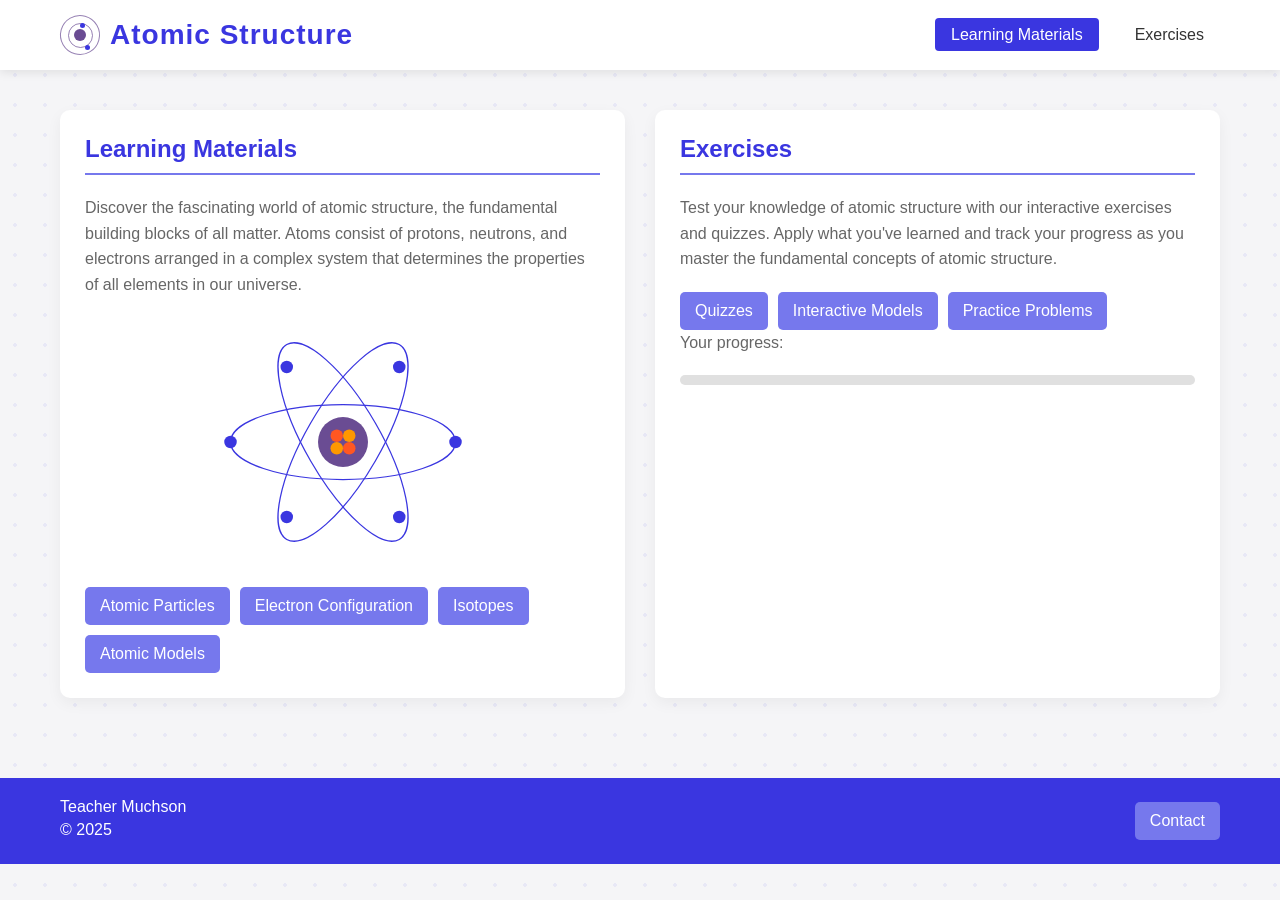
<file: dummy/Muchson/FirstPage.html>
<!DOCTYPE html>
<html lang="en">
<head>
    <meta charset="UTF-8">
    <meta name="viewport" content="width=device-width, initial-scale=1.0">
    <title>Atomic Structure</title>
    <style>
        /* Global Styles */
        :root {
            --primary-color: #3a36e0;
            --secondary-color: #7678ed;
            --accent-color: #6a4c93;
            --background-color: #f5f5f7;
            --card-color: #ffffff;
            --text-color: #333333;
            --text-light: #666666;
        }
        
        * {
            margin: 0;
            padding: 0;
            box-sizing: border-box;
            font-family: 'Segoe UI', Tahoma, Geneva, Verdana, sans-serif;
        }
        
        body {
            background-color: var(--background-color);
            color: var(--text-color);
            background-image: radial-gradient(circle, rgba(118, 120, 237, 0.1) 2px, transparent 2px);
            background-size: 30px 30px;
        }
        
        .container {
            max-width: 1200px;
            margin: 0 auto;
            padding: 0 20px;
        }
        
        /* Header Styles */
        header {
            background-color: var(--card-color);
            box-shadow: 0 2px 10px rgba(0, 0, 0, 0.1);
            padding: 15px 0;
            position: sticky;
            top: 0;
            z-index: 100;
        }
        
        .header-content {
            display: flex;
            justify-content: space-between;
            align-items: center;
        }
        
        .logo {
            display: flex;
            align-items: center;
            gap: 10px;
        }
        
        .logo h1 {
            font-size: 28px;
            color: var(--primary-color);
            letter-spacing: 1px;
            font-weight: 600;
        }
        
        .atom-icon {
            width: 40px;
            height: 40px;
            position: relative;
            display: inline-block;
        }
        
        .nucleus {
            position: absolute;
            width: 12px;
            height: 12px;
            background-color: var(--accent-color);
            border-radius: 50%;
            top: 50%;
            left: 50%;
            transform: translate(-50%, -50%);
        }
        
        .electron-orbit {
            position: absolute;
            border: 1px solid rgba(106, 76, 147, 0.7);
            border-radius: 50%;
        }
        
        .orbit-1 {
            width: 25px;
            height: 25px;
            top: 7.5px;
            left: 7.5px;
        }
        
        .orbit-2 {
            width: 40px;
            height: 40px;
            top: 0;
            left: 0;
            transform: rotate(60deg);
        }
        
        .electron {
            position: absolute;
            width: 5px;
            height: 5px;
            background-color: var(--primary-color);
            border-radius: 50%;
        }
        
        .electron-1 {
            top: 7.5px;
            left: 20px;
        }
        
        .electron-2 {
            bottom: 5px;
            right: 10px;
        }
        
        nav ul {
            display: flex;
            list-style: none;
            gap: 20px;
        }
        
        nav ul li a {
            text-decoration: none;
            color: var(--text-color);
            font-weight: 500;
            padding: 8px 16px;
            border-radius: 4px;
            transition: all 0.3s ease;
        }
        
        nav ul li a:hover, nav ul li a.active {
            background-color: var(--primary-color);
            color: white;
        }
        
        /* Main Content Styles */
        main {
            padding: 40px 0;
        }
        
        .content-wrapper {
            display: flex;
            gap: 30px;
            flex-wrap: wrap;
        }
        
        .content-card {
            flex: 1;
            min-width: 300px;
            background-color: var(--card-color);
            border-radius: 10px;
            padding: 25px;
            box-shadow: 0 5px 15px rgba(0, 0, 0, 0.05);
            display: flex;
            flex-direction: column;
            gap: 20px;
        }
        
        .card-header {
            border-bottom: 2px solid var(--secondary-color);
            padding-bottom: 10px;
        }
        
        .card-header h2 {
            color: var(--primary-color);
            font-size: 24px;
        }
        
        .card-content p {
            line-height: 1.6;
            color: var(--text-light);
            margin-bottom: 20px;
        }
        
        .button-group {
            display: flex;
            flex-wrap: wrap;
            gap: 10px;
            margin-top: 15px;
        }
        
        .btn {
            padding: 10px 15px;
            background-color: var(--secondary-color);
            color: white;
            border: none;
            border-radius: 5px;
            cursor: pointer;
            transition: all 0.3s ease;
            font-weight: 500;
            text-decoration: none;
            display: inline-block;
        }
        
        .btn:hover {
            background-color: var(--primary-color);
            transform: translateY(-2px);
            box-shadow: 0 5px 10px rgba(0, 0, 0, 0.1);
        }
        
        .atom-image {
            width: 100%;
            max-width: 250px;
            margin: 0 auto 20px;
            display: block;
        }
        
        .progress-tracker {
            height: 10px;
            background-color: #e0e0e0;
            border-radius: 5px;
            margin-top: 20px;
            overflow: hidden;
        }
        
        /* Footer Styles */
        footer {
            background-color: var(--primary-color);
            color: white;
            padding: 20px 0;
            margin-top: 40px;
        }
        
        .footer-content {
            display: flex;
            justify-content: space-between;
            align-items: center;
        }
        
        .footer-info p {
            margin-bottom: 5px;
        }
        
        /* Responsive Styles */
        @media (max-width: 768px) {
            .header-content {
                flex-direction: column;
                gap: 15px;
            }
            
            nav ul {
                margin-top: 10px;
            }
            
            .content-wrapper {
                flex-direction: column;
            }
            
            .content-card {
                margin-bottom: 20px;
            }
            
            .footer-content {
                flex-direction: column;
                gap: 15px;
                text-align: center;
            }
        }
    </style>
</head>
<body>
    <header>
        <div class="container header-content">
            <div class="logo">
                <div class="atom-icon">
                    <div class="nucleus"></div>
                    <div class="electron-orbit orbit-1"></div>
                    <div class="electron-orbit orbit-2"></div>
                    <div class="electron electron-1"></div>
                    <div class="electron electron-2"></div>
                </div>
                <h1>Atomic Structure</h1>
            </div>
            <nav>
                <ul>
                    <li><a href="#learning-materials" class="active">Learning Materials</a></li>
                    <li><a href="#exercises">Exercises</a></li>
                </ul>
            </nav>
        </div>
    </header>
    
    <main>
        <div class="container">
            <div class="content-wrapper">
                <section id="learning-materials" class="content-card">
                    <div class="card-header">
                        <h2>Learning Materials</h2>
                    </div>
                    <div class="card-content">
                        <p>Discover the fascinating world of atomic structure, the fundamental building blocks of all matter. Atoms consist of protons, neutrons, and electrons arranged in a complex system that determines the properties of all elements in our universe.</p>
                        
                        <svg class="atom-image" viewBox="0 0 200 200" xmlns="http://www.w3.org/2000/svg">
                            <!-- Electron Orbits -->
                            <ellipse cx="100" cy="100" rx="90" ry="30" fill="none" stroke="#3a36e0" stroke-width="1" transform="rotate(0, 100, 100)" />
                            <ellipse cx="100" cy="100" rx="90" ry="30" fill="none" stroke="#3a36e0" stroke-width="1" transform="rotate(60, 100, 100)" />
                            <ellipse cx="100" cy="100" rx="90" ry="30" fill="none" stroke="#3a36e0" stroke-width="1" transform="rotate(120, 100, 100)" />
                            
                            <!-- Electrons -->
                            <circle cx="190" cy="100" r="5" fill="#3a36e0" />
                            <circle cx="10" cy="100" r="5" fill="#3a36e0" />
                            <circle cx="145" cy="160" r="5" fill="#3a36e0" />
                            <circle cx="55" cy="40" r="5" fill="#3a36e0" />
                            <circle cx="145" cy="40" r="5" fill="#3a36e0" />
                            <circle cx="55" cy="160" r="5" fill="#3a36e0" />
                            
                            <!-- Nucleus -->
                            <circle cx="100" cy="100" r="20" fill="#6a4c93" />
                            <circle cx="95" cy="95" r="5" fill="#ff5722" />
                            <circle cx="105" cy="95" r="5" fill="#ff9800" />
                            <circle cx="95" cy="105" r="5" fill="#ff9800" />
                            <circle cx="105" cy="105" r="5" fill="#ff5722" />
                        </svg>
                        
                        <div class="button-group">
                            <a href="#" class="btn">Atomic Particles</a>
                            <a href="#" class="btn">Electron Configuration</a>
                            <a href="#" class="btn">Isotopes</a>
                            <a href="#" class="btn">Atomic Models</a>
                        </div>
                    </div>
                </section>
                
                <section id="exercises" class="content-card">
                    <div class="card-header">
                        <h2>Exercises</h2>
                    </div>
                    <div class="card-content">
                        <p>Test your knowledge of atomic structure with our interactive exercises and quizzes. Apply what you've learned and track your progress as you master the fundamental concepts of atomic structure.</p>
                        
                        <div class="button-group">
                            <a href="#" class="btn">Quizzes</a>
                            <a href="#" class="btn">Interactive Models</a>
                            <a href="#" class="btn">Practice Problems</a>
                        </div>
                        
                        <p>Your progress:</p>
                        <div class="progress-tracker"></div>
                    </div>
                </section>
            </div>
        </div>
    </main>
    
    <footer>
        <div class="container footer-content">
            <div class="footer-info">
                <p>Teacher Muchson</p>
                <p>&copy; 2025</p>
            </div>
            <div>
                <a href="#" class="btn">Contact</a>
            </div>
        </div>
    </footer>
</body>
</html>
</file>
